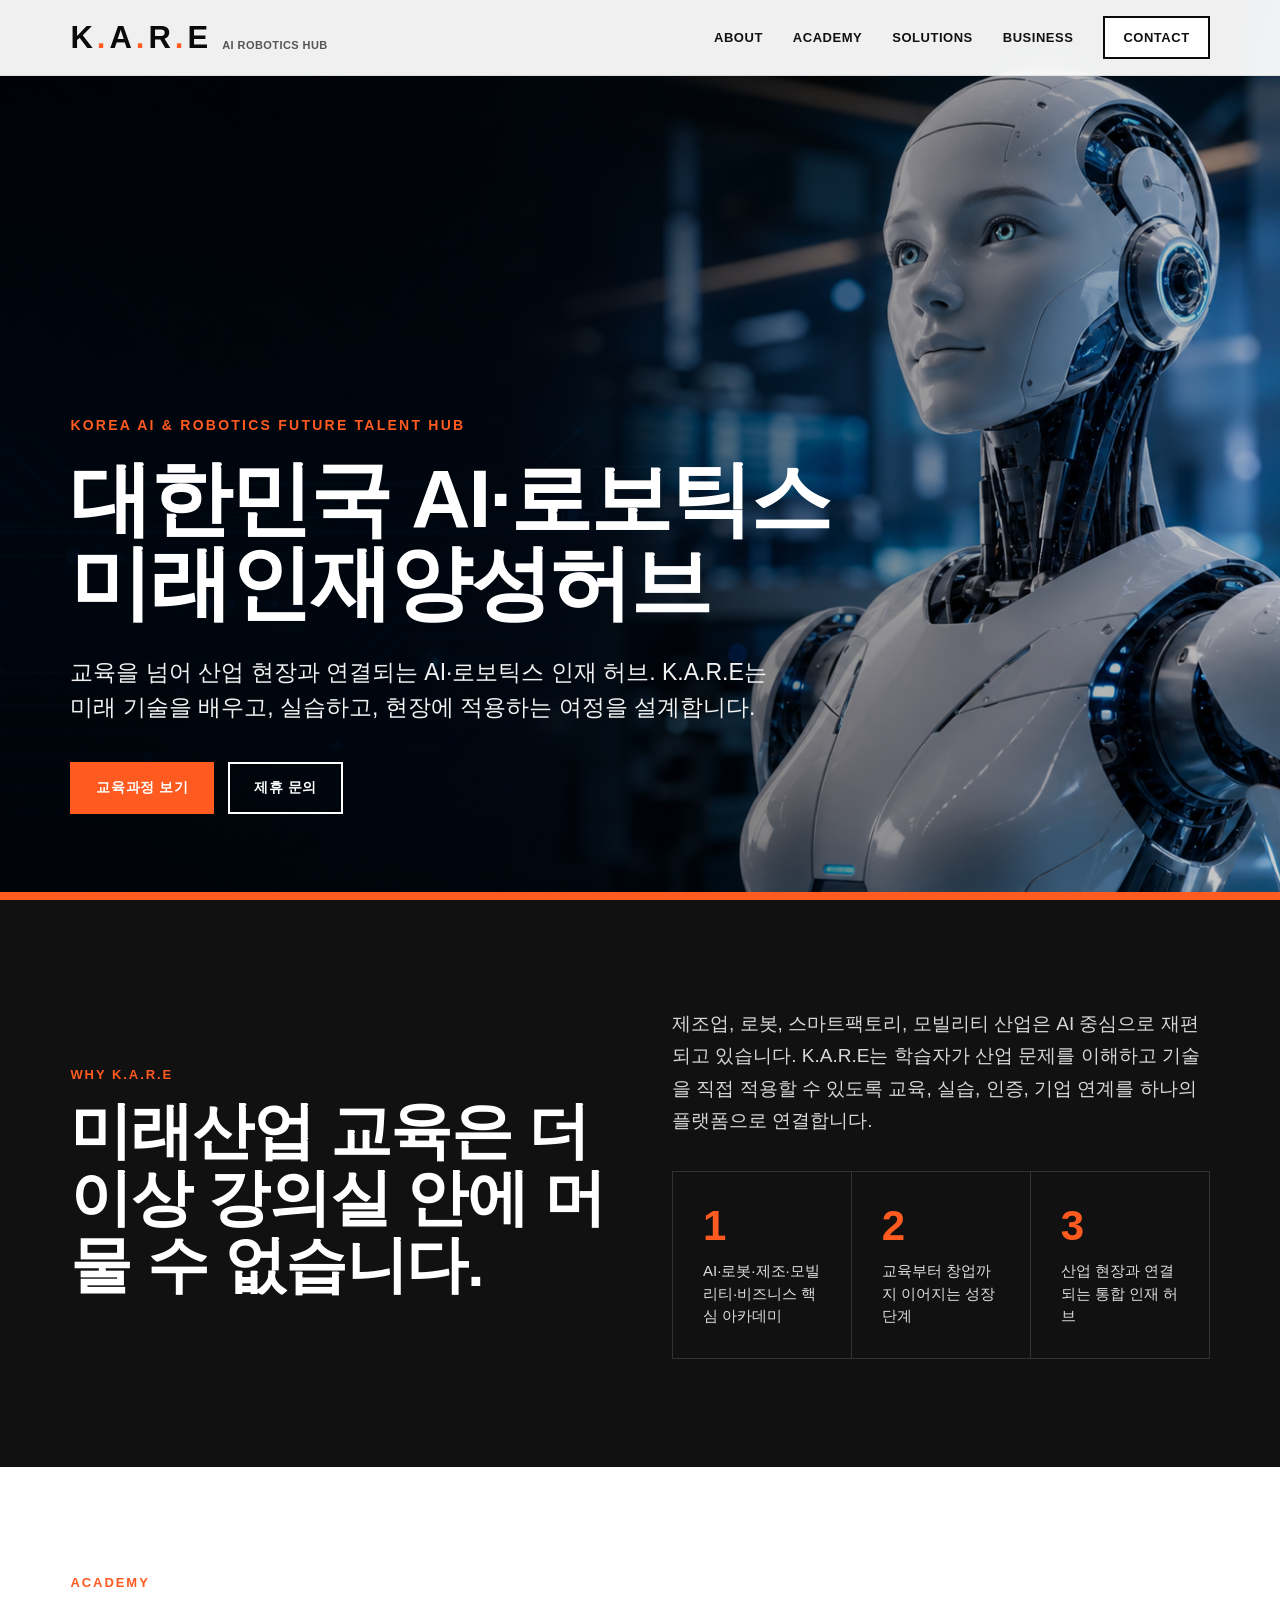
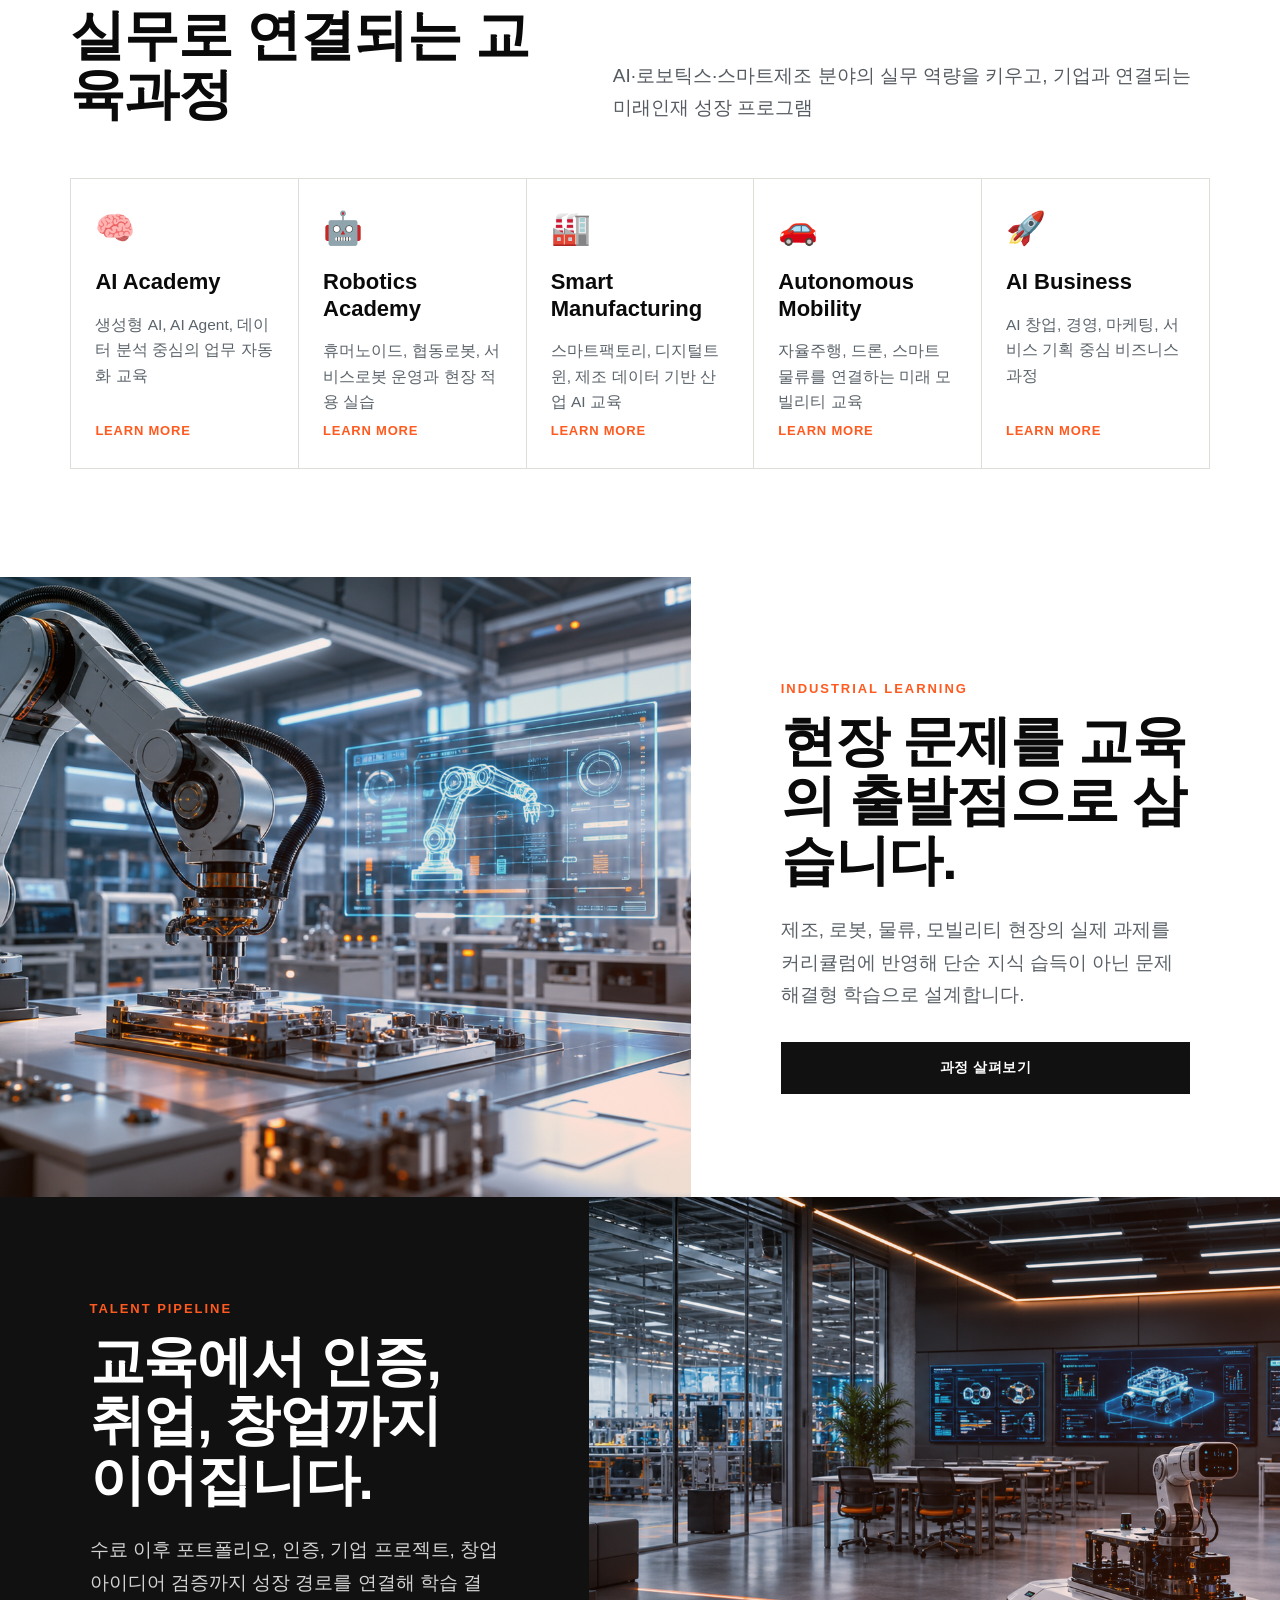
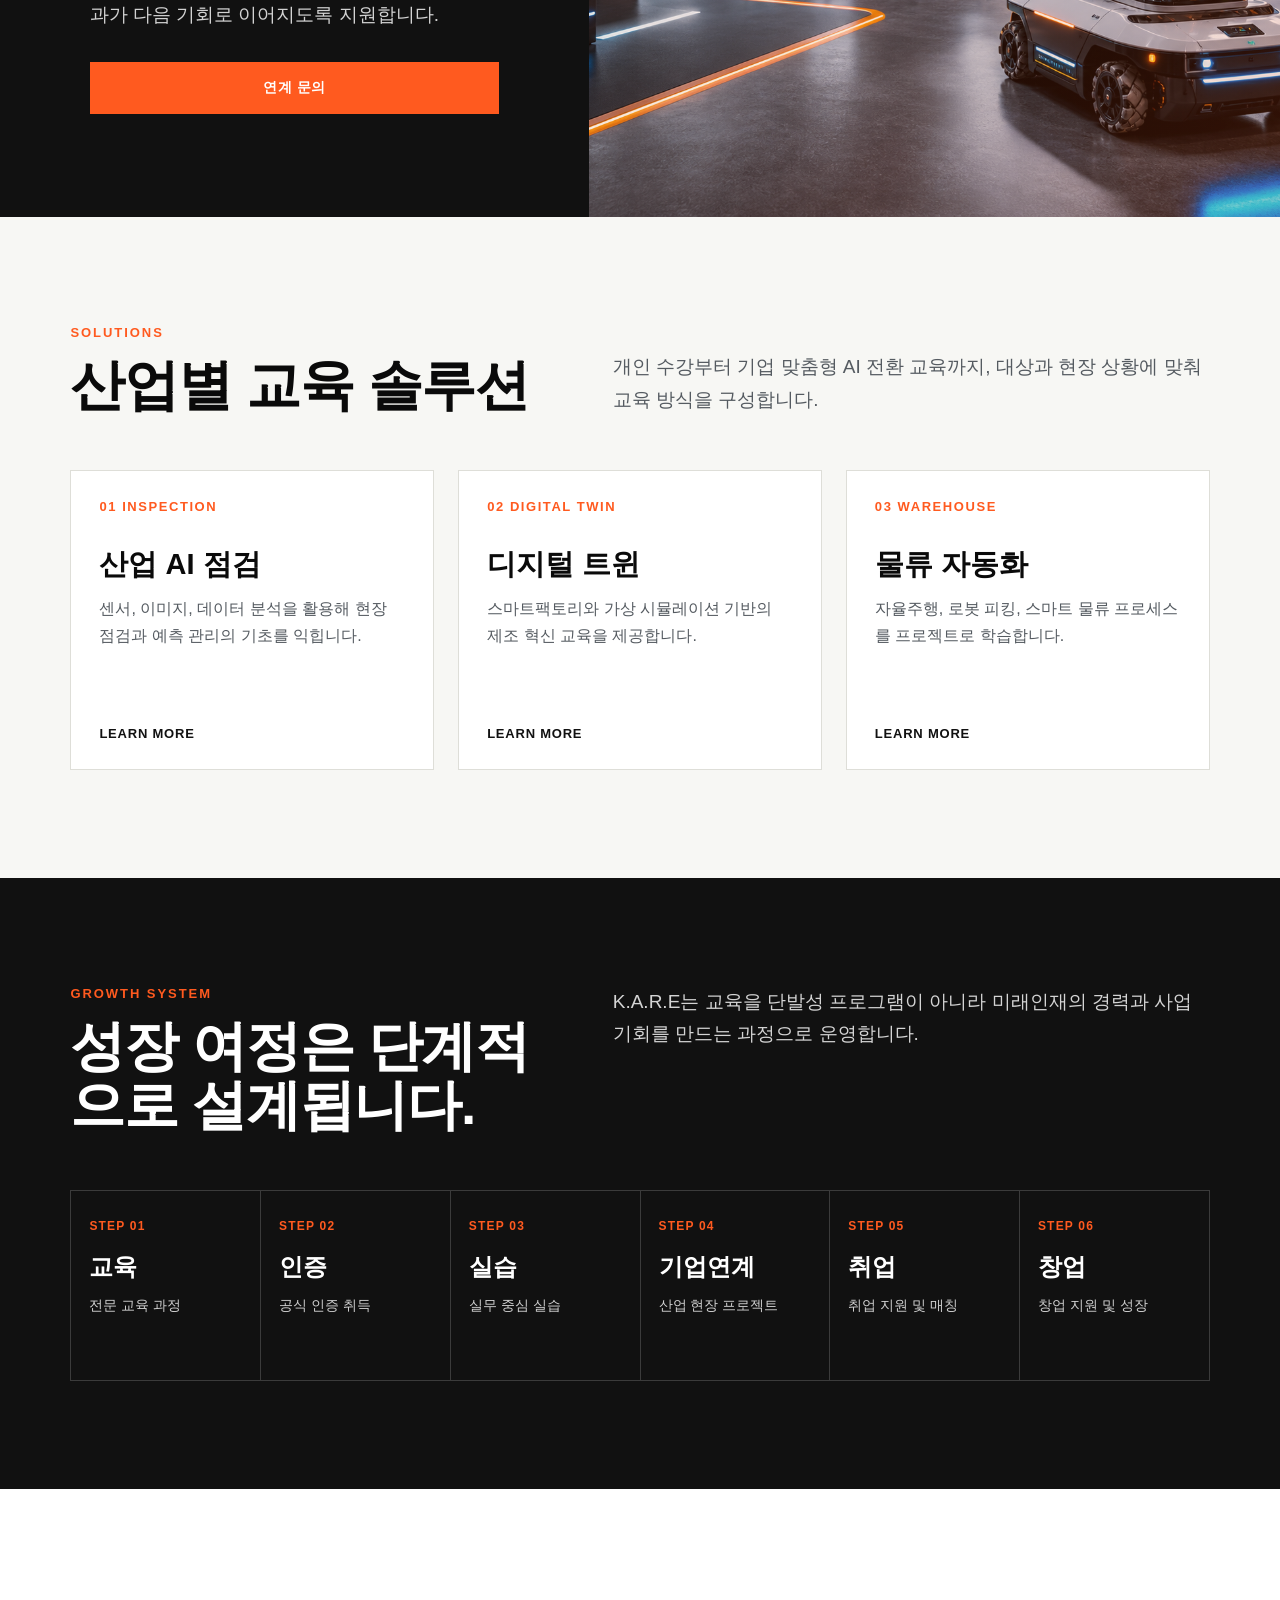
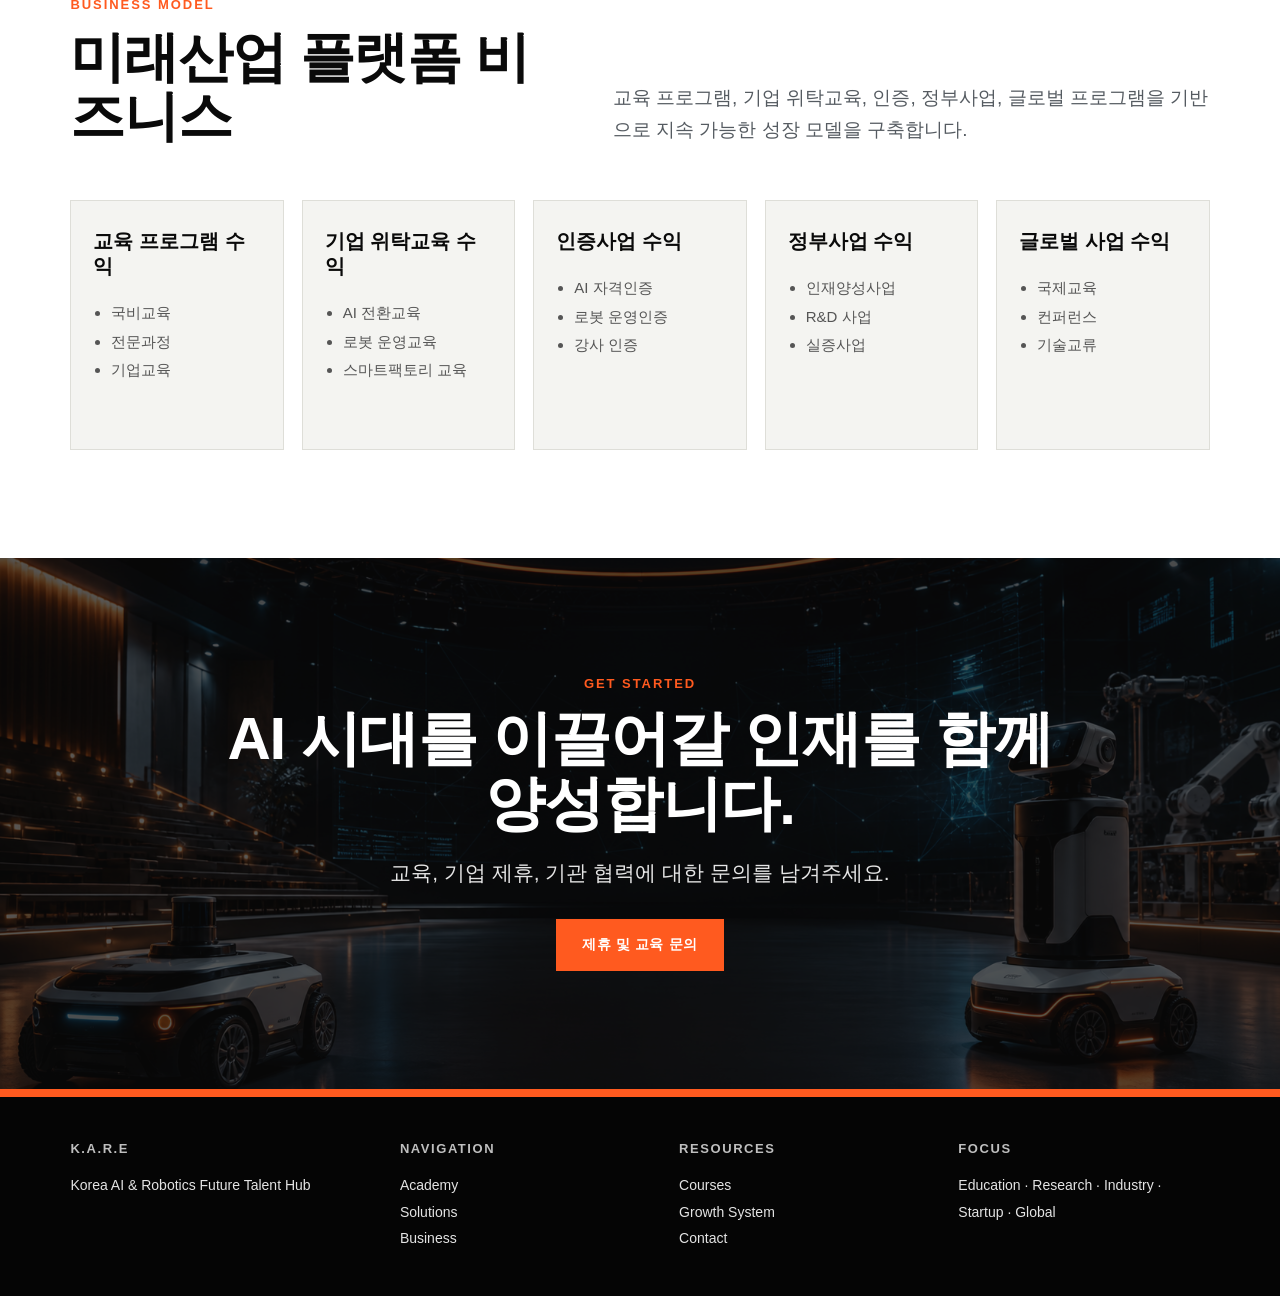
<file: index.html>
<!DOCTYPE html>
<html lang="ko">
<head>
  <meta charset="UTF-8" />
  <meta name="viewport" content="width=device-width, initial-scale=1.0" />
  <title>K.A.R.E | 대한민국 AI·로보틱스 미래인재 허브</title>
  <meta name="description" content="K.A.R.E는 대한민국 AI·로보틱스 미래인재 허브입니다. 교육을 넘어 산업의 미래를 설계합니다." />
  <style>
    :root{
      --ink:#0a0a0a;
      --paper:#ffffff;
      --soft:#f4f4f1;
      --line:#deded8;
      --muted:#555b61;
      --orange:#ff5a1f;
      --orange-dark:#d94812;
      --blue:#006bff;
    }

    *{margin:0;padding:0;box-sizing:border-box;}
    html{scroll-behavior:smooth;}
    body{
      font-family:"Pretendard","Noto Sans KR","Apple SD Gothic Neo",Arial,sans-serif;
      background:var(--paper);
      color:var(--ink);
      overflow-x:hidden;
    }
    a{text-decoration:none;color:inherit;}

    .nav{
      position:fixed;
      top:0;left:0;right:0;
      height:76px;
      padding:0 5.5%;
      display:flex;
      align-items:center;
      justify-content:space-between;
      z-index:1000;
      background:rgba(255,255,255,.94);
      backdrop-filter:blur(14px);
      border-bottom:1px solid rgba(0,0,0,.08);
    }
    .brand{display:flex;align-items:flex-end;gap:10px;font-weight:760;letter-spacing:4px;}
    .brand strong{font-size:31px;line-height:1;}
    .brand strong span{color:var(--orange);}
    .brand small{font-size:11px;letter-spacing:.04em;color:#555;text-transform:uppercase;margin-bottom:2px;}
    .menu{display:flex;gap:30px;align-items:center;}
    .menu a{font-size:13px;font-weight:650;text-transform:uppercase;letter-spacing:.04em;color:#111;transition:.2s;}
    .menu a:hover{color:var(--orange);}
    .menu .cta{padding:12px 18px;border:2px solid var(--ink);border-radius:0;background:#fff;}
    .menu .cta:hover{background:var(--ink);color:#fff;}

    .hero{
      min-height:100vh;
      padding:150px 5.5% 86px;
      display:flex;
      align-items:flex-end;
      position:relative;
      overflow:hidden;
      background:#080808;
      color:#fff;
    }
    .hero:before{
      content:"";
      position:absolute;inset:0;
      background:
        linear-gradient(90deg,rgba(0,0,0,.82) 0%,rgba(0,0,0,.62) 40%,rgba(0,0,0,.18) 100%),
        url("assets/ai-robot-hero.png");
      background-size:cover;
      background-position:center;
      transform:scale(1.02);
    }
    .hero:after{content:"";position:absolute;left:0;right:0;bottom:0;height:8px;background:var(--orange);}
    .hero-content{position:relative;z-index:2;max-width:940px;}
    .eyebrow{font-size:14px;font-weight:700;letter-spacing:.16em;text-transform:uppercase;color:var(--orange);margin-bottom:24px;}
    .hero h1{font-size:82px;line-height:1.02;font-weight:680;letter-spacing:-2px;margin-bottom:30px;}
    .hero p{font-size:23px;line-height:1.55;max-width:720px;color:#f2f2f2;margin-bottom:36px;}
    .hero-buttons{display:flex;gap:14px;flex-wrap:wrap;}
    .btn{display:inline-flex;align-items:center;justify-content:center;min-height:50px;padding:15px 24px;border:2px solid currentColor;font-size:14px;font-weight:720;letter-spacing:.04em;text-transform:uppercase;transition:.2s;}
    .btn.primary{background:var(--orange);border-color:var(--orange);color:#fff;}
    .btn.primary:hover{background:var(--orange-dark);border-color:var(--orange-dark);}
    .btn.ghost{color:#fff;background:transparent;}
    .btn.ghost:hover{background:#fff;color:#111;border-color:#fff;}
    .btn.dark{background:#111;border-color:#111;color:#fff;}
    .btn.dark:hover{background:var(--orange);border-color:var(--orange);}

    section{padding:108px 5.5%;}
    .section-head{display:grid;grid-template-columns:.9fr 1.1fr;gap:54px;align-items:end;margin-bottom:54px;}
    .kicker{font-size:13px;font-weight:700;letter-spacing:.15em;text-transform:uppercase;color:var(--orange);margin-bottom:16px;}
    h2{font-size:55px;line-height:1.08;letter-spacing:-1.2px;font-weight:680;}
    .desc{font-size:19px;line-height:1.7;color:var(--muted);max-width:760px;}

    .statement{background:#111;color:#fff;display:grid;grid-template-columns:1fr 1fr;gap:64px;align-items:center;}
    .statement h2{font-size:62px;}
    .statement .desc{color:#d7d7d7;}
    .metrics{display:grid;grid-template-columns:repeat(3,1fr);gap:1px;background:#333;border:1px solid #333;}
    .metric{background:#111;padding:30px;min-height:150px;}
    .metric strong{display:block;font-size:42px;color:var(--orange);margin-bottom:10px;}
    .metric span{color:#ddd;font-size:15px;line-height:1.5;}

    .academy-grid{display:grid;grid-template-columns:repeat(5,1fr);border-top:1px solid var(--line);border-left:1px solid var(--line);}
    .academy-card{min-height:290px;padding:30px 24px;border-right:1px solid var(--line);border-bottom:1px solid var(--line);background:#fff;display:flex;flex-direction:column;transition:.2s;}
    .academy-card:hover{background:#111;color:#fff;}
    .academy-card .icon{font-size:32px;margin-bottom:22px;}
    .academy-card h3{font-size:22px;line-height:1.2;margin-bottom:16px;}
    .academy-card p{font-size:15.5px;line-height:1.65;color:#5c646b;}
    .academy-card:hover p{color:#ddd;}
    .card-link{margin-top:auto;color:var(--orange);font-size:13px;font-weight:720;text-transform:uppercase;letter-spacing:.06em;}

    .showcase{padding:0;background:var(--soft);}
    .feature{display:grid;grid-template-columns:1.08fr .92fr;min-height:620px;}
    .feature.reverse{grid-template-columns:.92fr 1.08fr;}
    .feature-media{position:relative;min-height:520px;background:#111;overflow:hidden;}
    .feature-media:before{content:"";position:absolute;inset:0;background:url("assets/robotics-lab-showcase.png") center/cover;filter:saturate(.96);}
    .feature.reverse .feature-media:before{background-image:url("assets/robotics-talent-pipeline.png");}
    .feature-media:after{content:"";position:absolute;inset:0;background:linear-gradient(135deg,rgba(0,0,0,.04),rgba(255,90,31,.2));}
    .feature-body{padding:88px 7vw;display:flex;flex-direction:column;justify-content:center;background:#fff;}
    .feature.reverse .feature-body{background:#111;color:#fff;}
    .feature-body h2{margin-bottom:24px;}
    .feature-body p{font-size:19px;line-height:1.72;color:#5b6268;margin-bottom:30px;}
    .feature.reverse .feature-body p{color:#d2d2d2;}

    .solutions{background:#f7f7f4;}
    .solution-grid{display:grid;grid-template-columns:repeat(3,1fr);gap:24px;}
    .solution{background:#fff;min-height:300px;border:1px solid var(--line);padding:28px;display:flex;flex-direction:column;}
    .solution b{font-size:13px;color:var(--orange);letter-spacing:.12em;text-transform:uppercase;margin-bottom:34px;}
    .solution h3{font-size:29px;line-height:1.12;margin-bottom:16px;}
    .solution p{font-size:16px;line-height:1.65;color:var(--muted);}
    .solution a{margin-top:auto;color:#111;font-weight:720;text-transform:uppercase;font-size:13px;letter-spacing:.06em;}

    .process{background:#111;color:#fff;}
    .process .section-head{align-items:start;}
    .process .desc{color:#d4d4d4;}
    .process-wrap{display:grid;grid-template-columns:repeat(6,1fr);border-top:1px solid #3b3b3b;border-left:1px solid #3b3b3b;}
    .step{padding:28px 18px;min-height:190px;border-right:1px solid #3b3b3b;border-bottom:1px solid #3b3b3b;background:#111;}
    .step b{display:block;color:var(--orange);font-size:12px;letter-spacing:.1em;margin-bottom:18px;}
    .step strong{display:block;font-size:24px;margin-bottom:12px;}
    .step span{font-size:14px;line-height:1.55;color:#d0d0d0;}

    .business{background:#fff;}
    .business-grid{display:grid;grid-template-columns:repeat(5,1fr);gap:18px;}
    .business-card{background:#f4f4f1;border:1px solid var(--line);padding:28px 22px;min-height:250px;}
    .business-card h3{font-size:20px;line-height:1.25;margin-bottom:20px;}
    .business-card ul{padding-left:18px;color:#555;line-height:1.9;font-size:15px;}

    .contact{background:#0b0b0b;color:#fff;text-align:center;padding:118px 5.5%;position:relative;overflow:hidden;}
    .contact:before{content:"";position:absolute;inset:0;background:url("assets/robotics-cta-stage.png") center/cover;opacity:.32;filter:grayscale(.08);}
    .contact > div{position:relative;z-index:1;max-width:840px;margin:auto;}
    .contact h2{font-size:60px;margin-bottom:22px;}
    .contact p{font-size:21px;color:#e5e5e5;margin-bottom:32px;}

    footer{padding:44px 5.5%;display:grid;grid-template-columns:1.2fr repeat(3,1fr);gap:28px;background:#050505;color:#fff;border-top:8px solid var(--orange);}
    footer h4{font-size:13px;letter-spacing:.12em;text-transform:uppercase;margin-bottom:16px;color:#bfbfbf;}
    footer a,footer p{display:block;color:#e4e4e4;font-size:14px;line-height:1.9;}

    @media(max-width:1120px){
      .hero h1{font-size:62px;}
      .section-head,.statement,.feature,.feature.reverse{grid-template-columns:1fr;}
      .academy-grid{grid-template-columns:repeat(2,1fr);}
      .solution-grid,.business-grid{grid-template-columns:repeat(2,1fr);}
      .process-wrap{grid-template-columns:repeat(3,1fr);}
      footer{grid-template-columns:1fr 1fr;}
    }
    @media(max-width:760px){
      .nav{height:68px;padding:0 5%;}
      .brand strong{font-size:25px;}
      .brand small,.menu{display:none;}
      .hero{padding:130px 5% 76px;min-height:88vh;}
      .hero h1{font-size:44px;letter-spacing:-1px;}
      .hero p{font-size:18px;}
      section{padding:72px 5%;}
      h2,.statement h2,.contact h2{font-size:36px;letter-spacing:-.4px;}
      .academy-grid,.solution-grid,.business-grid,.metrics,.process-wrap{grid-template-columns:1fr;}
      .feature-media{min-height:320px;}
      .feature-body{padding:64px 5%;}
      footer{grid-template-columns:1fr;}
    }
  </style>
</head>
<body>
  <header class="nav">
    <a class="brand" href="#home" aria-label="K.A.R.E Home">
      <strong>K<span>.</span>A<span>.</span>R<span>.</span>E</strong>
      <small>AI Robotics Hub</small>
    </a>
    <nav class="menu" aria-label="Main navigation">
      <a href="#about">About</a>
      <a href="#academy">Academy</a>
      <a href="#solutions">Solutions</a>
      <a href="#business">Business</a>
      <a href="#contact" class="cta">Contact</a>
    </nav>
  </header>

  <main>
    <section class="hero" id="home">
      <div class="hero-content">
        <div class="eyebrow">Korea AI & Robotics Future Talent Hub</div>
        <h1>대한민국 AI·로보틱스<br>미래인재양성허브</h1>
        <p>교육을 넘어 산업 현장과 연결되는 AI·로보틱스 인재 허브. K.A.R.E는 미래 기술을 배우고, 실습하고, 현장에 적용하는 여정을 설계합니다.</p>
        <div class="hero-buttons">
          <a href="courses.html" class="btn primary">교육과정 보기</a>
          <a href="#contact" class="btn ghost">제휴 문의</a>
        </div>
      </div>
    </section>

    <section class="statement" id="about">
      <div>
        <div class="kicker">Why K.A.R.E</div>
        <h2>미래산업 교육은 더 이상 강의실 안에 머물 수 없습니다.</h2>
      </div>
      <div>
        <p class="desc">제조업, 로봇, 스마트팩토리, 모빌리티 산업은 AI 중심으로 재편되고 있습니다. K.A.R.E는 학습자가 산업 문제를 이해하고 기술을 직접 적용할 수 있도록 교육, 실습, 인증, 기업 연계를 하나의 플랫폼으로 연결합니다.</p>
        <div class="metrics" style="margin-top:34px;">
          <div class="metric"><strong>1</strong><span>AI·로봇·제조·모빌리티·비즈니스 핵심 아카데미</span></div>
          <div class="metric"><strong>2</strong><span>교육부터 창업까지 이어지는 성장 단계</span></div>
          <div class="metric"><strong>3</strong><span>산업 현장과 연결되는 통합 인재 허브</span></div>
        </div>
      </div>
    </section>

    <section id="academy">
      <div class="section-head">
        <div>
          <div class="kicker">Academy</div>
          <h2>실무로 연결되는 교육과정</h2>
        </div>
        <p class="desc">AI·로보틱스·스마트제조 분야의 실무 역량을 키우고, 기업과 연결되는 미래인재 성장 프로그램</p>
      </div>
      <div class="academy-grid">
        <article class="academy-card"><div class="icon">🧠</div><h3>AI Academy</h3><p>생성형 AI, AI Agent, 데이터 분석 중심의 업무 자동화 교육</p><a class="card-link" href="courses.html">Learn More</a></article>
        <article class="academy-card"><div class="icon">🤖</div><h3>Robotics Academy</h3><p>휴머노이드, 협동로봇, 서비스로봇 운영과 현장 적용 실습</p><a class="card-link" href="courses.html">Learn More</a></article>
        <article class="academy-card"><div class="icon">🏭</div><h3>Smart Manufacturing</h3><p>스마트팩토리, 디지털트윈, 제조 데이터 기반 산업 AI 교육</p><a class="card-link" href="courses.html">Learn More</a></article>
        <article class="academy-card"><div class="icon">🚗</div><h3>Autonomous Mobility</h3><p>자율주행, 드론, 스마트 물류를 연결하는 미래 모빌리티 교육</p><a class="card-link" href="courses.html">Learn More</a></article>
        <article class="academy-card"><div class="icon">🚀</div><h3>AI Business</h3><p>AI 창업, 경영, 마케팅, 서비스 기획 중심 비즈니스 과정</p><a class="card-link" href="courses.html">Learn More</a></article>
      </div>
    </section>

    <section class="showcase" id="solutions">
      <article class="feature">
        <div class="feature-media" aria-hidden="true"></div>
        <div class="feature-body">
          <div class="kicker">Industrial Learning</div>
          <h2>현장 문제를 교육의 출발점으로 삼습니다.</h2>
          <p>제조, 로봇, 물류, 모빌리티 현장의 실제 과제를 커리큘럼에 반영해 단순 지식 습득이 아닌 문제 해결형 학습으로 설계합니다.</p>
          <a href="courses.html" class="btn dark">과정 살펴보기</a>
        </div>
      </article>
      <article class="feature reverse">
        <div class="feature-body">
          <div class="kicker">Talent Pipeline</div>
          <h2>교육에서 인증, 취업, 창업까지 이어집니다.</h2>
          <p>수료 이후 포트폴리오, 인증, 기업 프로젝트, 창업 아이디어 검증까지 성장 경로를 연결해 학습 결과가 다음 기회로 이어지도록 지원합니다.</p>
          <a href="#contact" class="btn primary">연계 문의</a>
        </div>
        <div class="feature-media" aria-hidden="true"></div>
      </article>
    </section>

    <section class="solutions">
      <div class="section-head">
        <div>
          <div class="kicker">Solutions</div>
          <h2>산업별 교육 솔루션</h2>
        </div>
        <p class="desc">개인 수강부터 기업 맞춤형 AI 전환 교육까지, 대상과 현장 상황에 맞춰 교육 방식을 구성합니다.</p>
      </div>
      <div class="solution-grid">
        <article class="solution"><b>01 Inspection</b><h3>산업 AI 점검</h3><p>센서, 이미지, 데이터 분석을 활용해 현장 점검과 예측 관리의 기초를 익힙니다.</p><a href="courses.html">Learn More</a></article>
        <article class="solution"><b>02 Digital Twin</b><h3>디지털 트윈</h3><p>스마트팩토리와 가상 시뮬레이션 기반의 제조 혁신 교육을 제공합니다.</p><a href="courses.html">Learn More</a></article>
        <article class="solution"><b>03 Warehouse</b><h3>물류 자동화</h3><p>자율주행, 로봇 피킹, 스마트 물류 프로세스를 프로젝트로 학습합니다.</p><a href="courses.html">Learn More</a></article>
      </div>
    </section>

    <section class="process" id="ecosystem">
      <div class="section-head">
        <div>
          <div class="kicker">Growth System</div>
          <h2>성장 여정은 단계적으로 설계됩니다.</h2>
        </div>
        <p class="desc">K.A.R.E는 교육을 단발성 프로그램이 아니라 미래인재의 경력과 사업 기회를 만드는 과정으로 운영합니다.</p>
      </div>
      <div class="process-wrap">
        <div class="step"><b>STEP 01</b><strong>교육</strong><span>전문 교육 과정</span></div>
        <div class="step"><b>STEP 02</b><strong>인증</strong><span>공식 인증 취득</span></div>
        <div class="step"><b>STEP 03</b><strong>실습</strong><span>실무 중심 실습</span></div>
        <div class="step"><b>STEP 04</b><strong>기업연계</strong><span>산업 현장 프로젝트</span></div>
        <div class="step"><b>STEP 05</b><strong>취업</strong><span>취업 지원 및 매칭</span></div>
        <div class="step"><b>STEP 06</b><strong>창업</strong><span>창업 지원 및 성장</span></div>
      </div>
    </section>

    <section class="business" id="business">
      <div class="section-head">
        <div>
          <div class="kicker">Business Model</div>
          <h2>미래산업 플랫폼 비즈니스</h2>
        </div>
        <p class="desc">교육 프로그램, 기업 위탁교육, 인증, 정부사업, 글로벌 프로그램을 기반으로 지속 가능한 성장 모델을 구축합니다.</p>
      </div>
      <div class="business-grid">
        <div class="business-card"><h3>교육 프로그램 수익</h3><ul><li>국비교육</li><li>전문과정</li><li>기업교육</li></ul></div>
        <div class="business-card"><h3>기업 위탁교육 수익</h3><ul><li>AI 전환교육</li><li>로봇 운영교육</li><li>스마트팩토리 교육</li></ul></div>
        <div class="business-card"><h3>인증사업 수익</h3><ul><li>AI 자격인증</li><li>로봇 운영인증</li><li>강사 인증</li></ul></div>
        <div class="business-card"><h3>정부사업 수익</h3><ul><li>인재양성사업</li><li>R&D 사업</li><li>실증사업</li></ul></div>
        <div class="business-card"><h3>글로벌 사업 수익</h3><ul><li>국제교육</li><li>컨퍼런스</li><li>기술교류</li></ul></div>
      </div>
    </section>

    <section class="contact" id="contact">
      <div>
        <div class="kicker">Get Started</div>
        <h2>AI 시대를 이끌어갈 인재를 함께 양성합니다.</h2>
        <p>교육, 기업 제휴, 기관 협력에 대한 문의를 남겨주세요.</p>
        <a href="mailto:contact@karehub.kr" class="btn primary">제휴 및 교육 문의</a>
      </div>
    </section>
  </main>

  <footer>
    <div><h4>K.A.R.E</h4><p>Korea AI & Robotics Future Talent Hub</p></div>
    <div><h4>Navigation</h4><a href="#academy">Academy</a><a href="#solutions">Solutions</a><a href="#business">Business</a></div>
    <div><h4>Resources</h4><a href="courses.html">Courses</a><a href="#ecosystem">Growth System</a><a href="#contact">Contact</a></div>
    <div><h4>Focus</h4><p>Education · Research · Industry · Startup · Global</p></div>
  </footer>
</body>
</html>
</file>
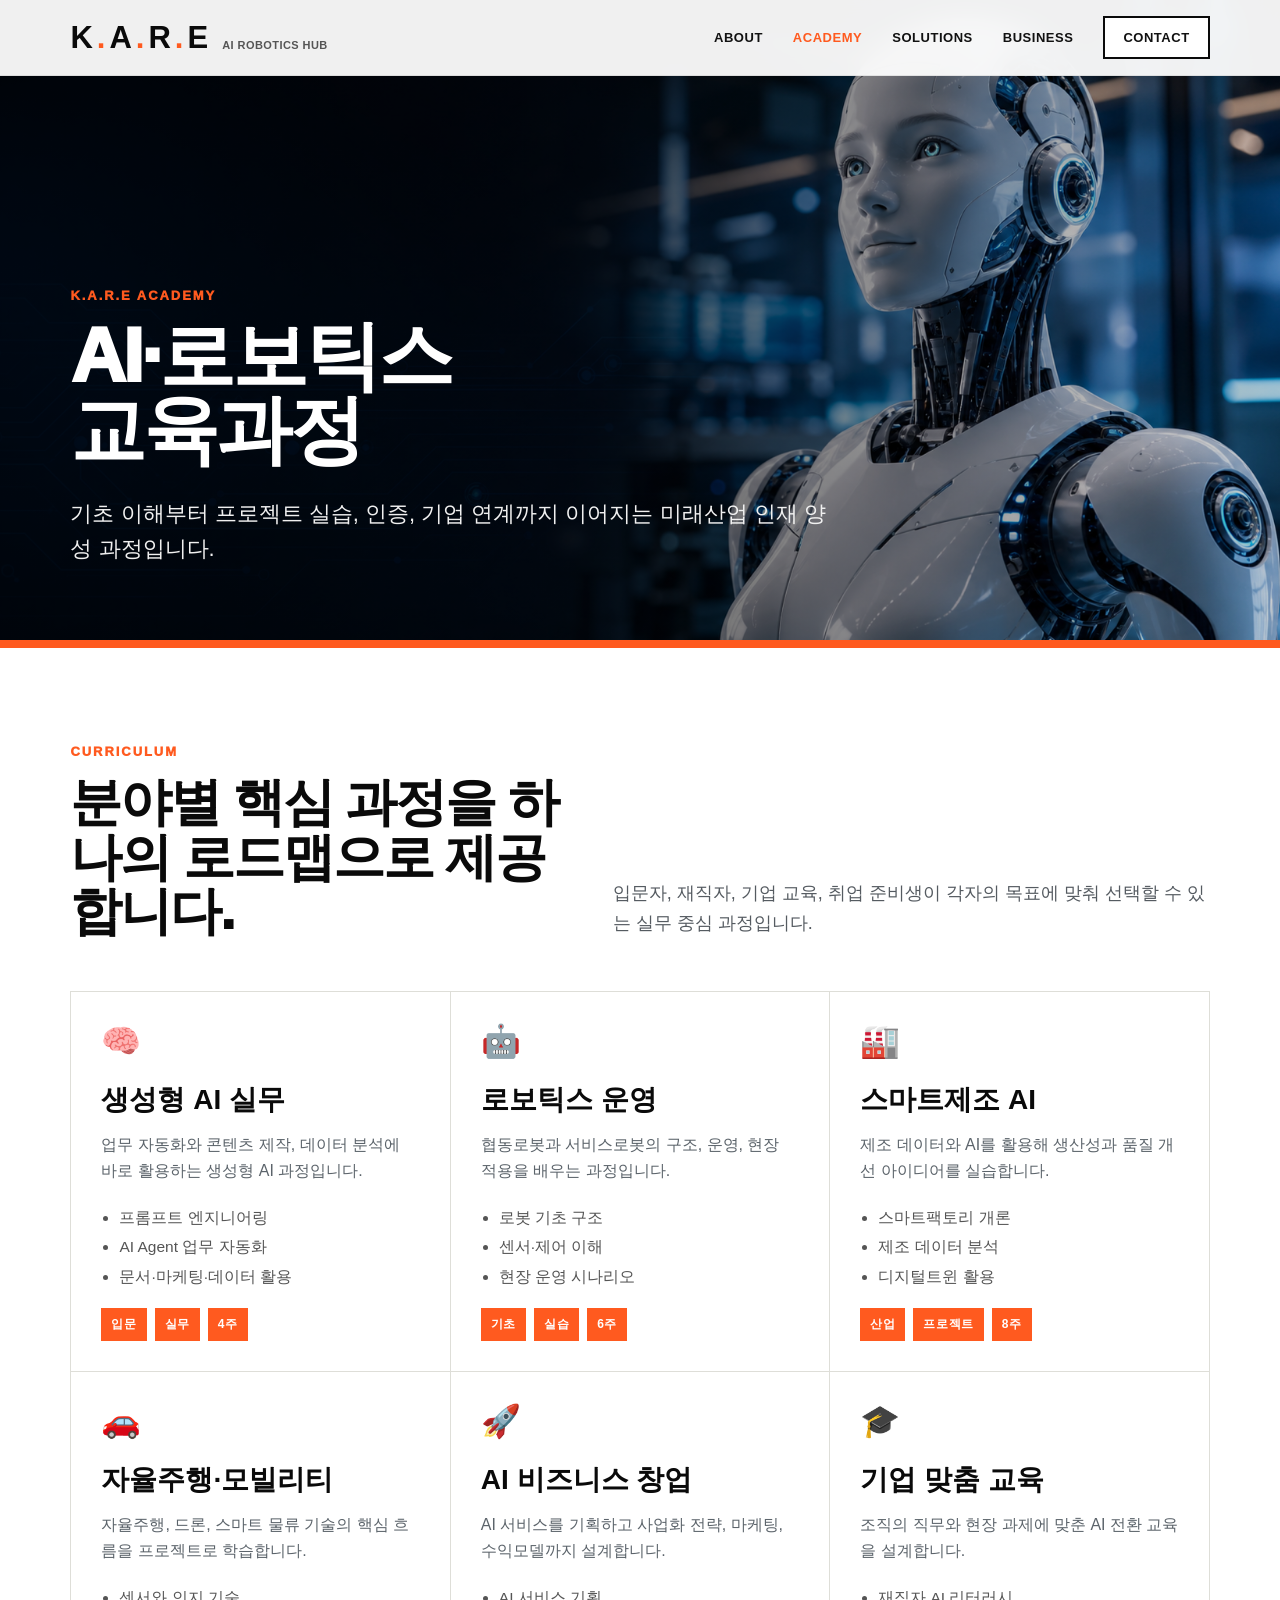
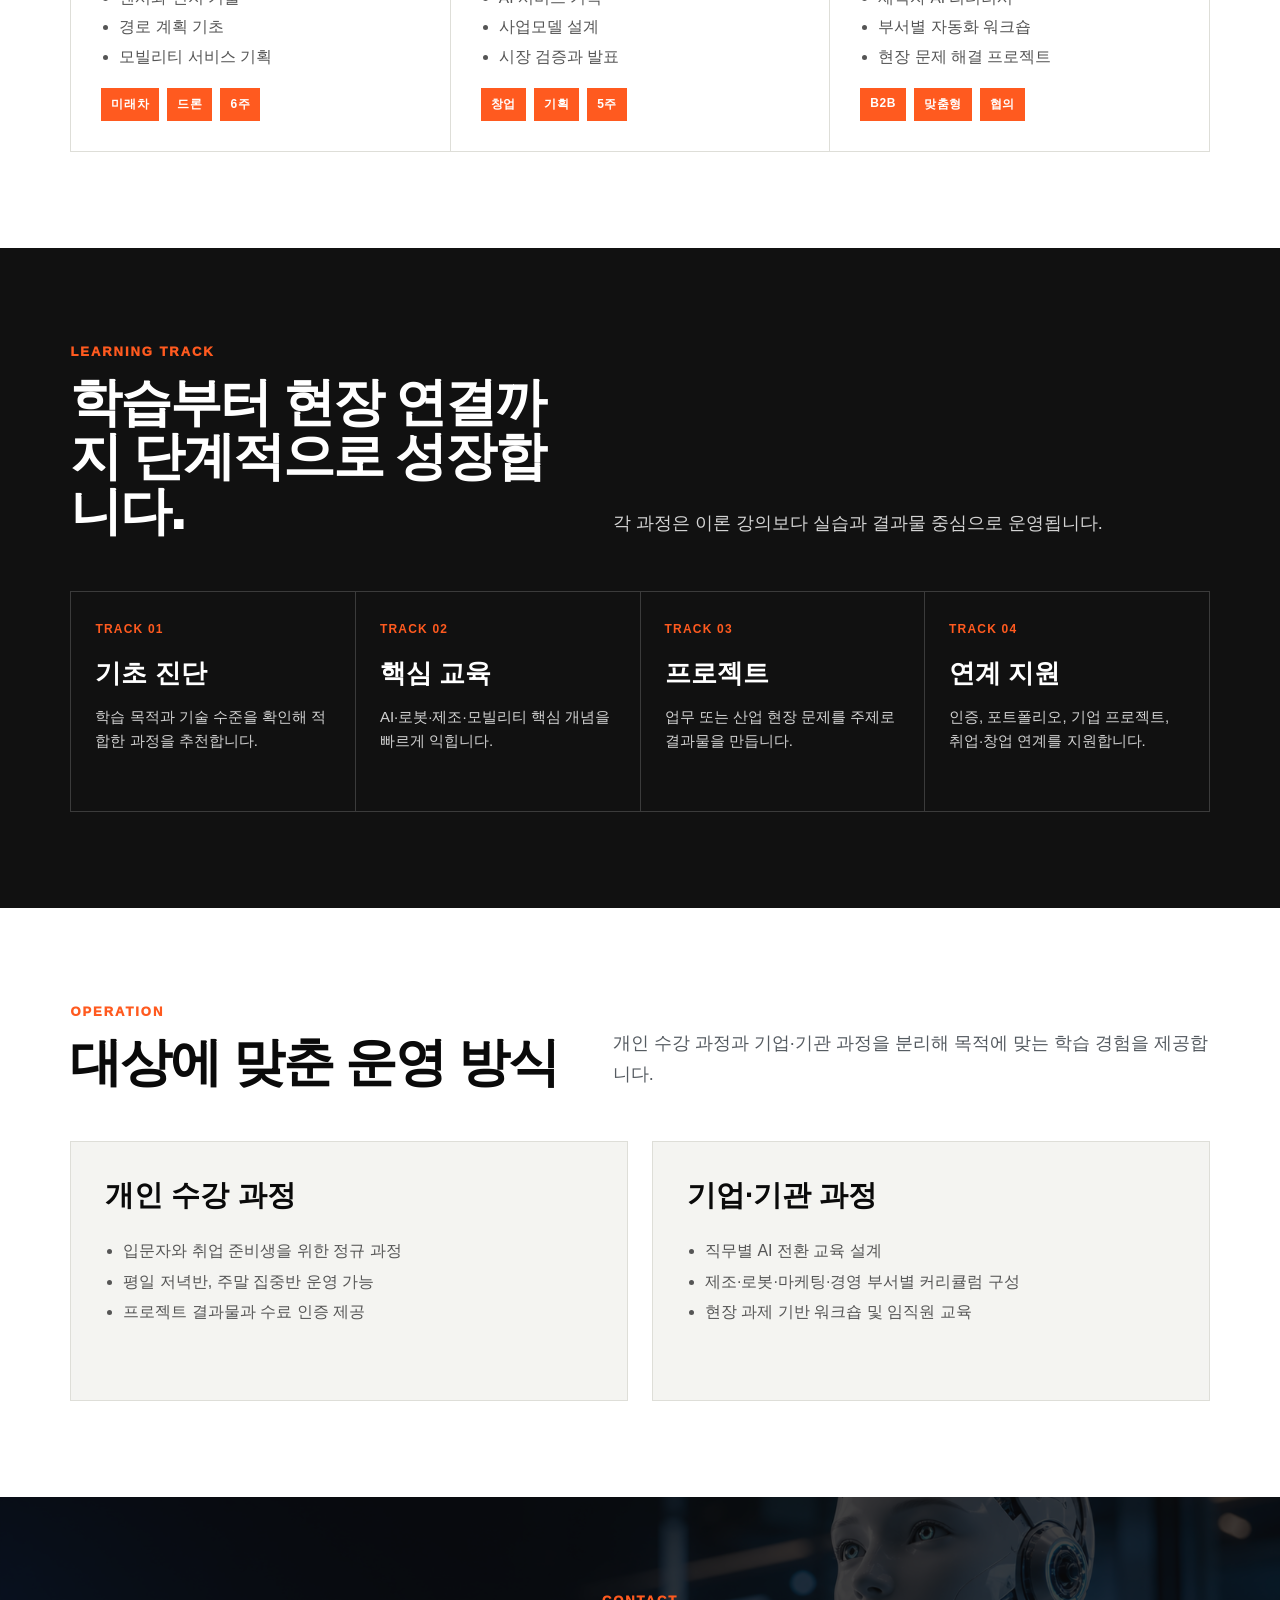
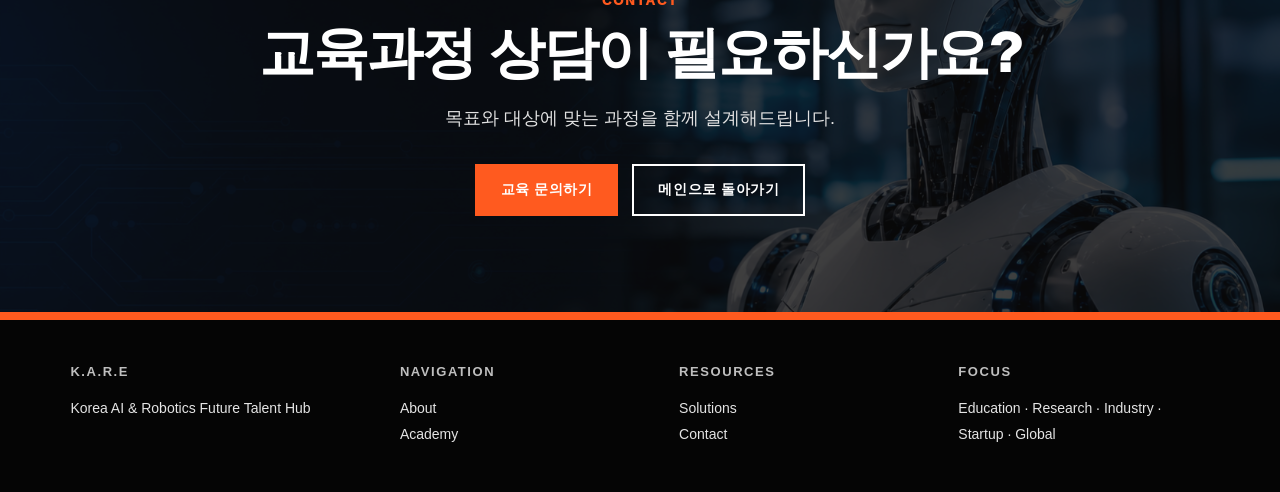
<file: courses.html>
<!DOCTYPE html>
<html lang="ko">
<head>
  <meta charset="UTF-8" />
  <meta name="viewport" content="width=device-width, initial-scale=1.0" />
  <title>교육과정 | K.A.R.E</title>
  <meta name="description" content="K.A.R.E AI·로보틱스 교육과정 안내. 생성형 AI, 로보틱스, 스마트제조, 자율주행, AI 비즈니스 과정을 제공합니다." />
  <style>
    :root{--ink:#0a0a0a;--paper:#fff;--soft:#f4f4f1;--line:#deded8;--muted:#555b61;--orange:#ff5a1f;--orange-dark:#d94812;}
    *{margin:0;padding:0;box-sizing:border-box;} html{scroll-behavior:smooth;} body{font-family:"Pretendard","Noto Sans KR","Apple SD Gothic Neo",Arial,sans-serif;background:var(--paper);color:var(--ink);overflow-x:hidden;} a{text-decoration:none;color:inherit;}
    .nav{position:fixed;top:0;left:0;right:0;height:76px;padding:0 5.5%;display:flex;align-items:center;justify-content:space-between;z-index:1000;background:rgba(255,255,255,.94);backdrop-filter:blur(14px);border-bottom:1px solid rgba(0,0,0,.08);} .brand{display:flex;align-items:flex-end;gap:10px;font-weight:900;letter-spacing:4px;} .brand strong{font-size:31px;line-height:1;} .brand strong span{color:var(--orange);} .brand small{font-size:11px;letter-spacing:.04em;color:#555;text-transform:uppercase;margin-bottom:2px;} .menu{display:flex;gap:30px;align-items:center;} .menu a{font-size:13px;font-weight:800;text-transform:uppercase;letter-spacing:.04em;color:#111;transition:.2s;} .menu a:hover,.menu a.active{color:var(--orange);} .menu .cta{padding:12px 18px;border:2px solid var(--ink);background:#fff;} .menu .cta:hover{background:#111;color:#fff;}
    .sub-hero{min-height:72vh;padding:150px 5.5% 82px;display:flex;align-items:flex-end;position:relative;overflow:hidden;background:#080808;color:#fff;} .sub-hero:before{content:"";position:absolute;inset:0;background:linear-gradient(90deg,rgba(0,0,0,.84),rgba(0,0,0,.58),rgba(0,0,0,.16)),url("assets/ai-robot-hero.png") center/cover;transform:scale(1.02);} .sub-hero:after{content:"";position:absolute;left:0;right:0;bottom:0;height:8px;background:var(--orange);} .hero-inner{position:relative;z-index:1;max-width:920px;} .kicker{font-size:13px;font-weight:950;letter-spacing:.15em;text-transform:uppercase;color:var(--orange);margin-bottom:16px;} h1{font-size:76px;line-height:.98;font-weight:950;letter-spacing:-3px;margin-bottom:28px;} .lead{font-size:22px;line-height:1.6;color:#f0f0f0;max-width:760px;}
    section{padding:96px 5.5%;} .section-head{display:grid;grid-template-columns:.9fr 1.1fr;gap:54px;align-items:end;margin-bottom:52px;} h2{font-size:52px;line-height:1.05;letter-spacing:-2px;font-weight:950;} .desc{font-size:18px;line-height:1.7;color:var(--muted);max-width:760px;}
    .course-grid{display:grid;grid-template-columns:repeat(3,1fr);border-top:1px solid var(--line);border-left:1px solid var(--line);} .course-card{min-height:380px;padding:30px;border-right:1px solid var(--line);border-bottom:1px solid var(--line);background:#fff;display:flex;flex-direction:column;transition:.2s;} .course-card:hover{background:#111;color:#fff;} .course-card .icon{font-size:32px;margin-bottom:24px;} .course-card h3{font-size:28px;line-height:1.15;margin-bottom:16px;} .course-card p{font-size:16px;line-height:1.65;color:#5c646b;margin-bottom:18px;} .course-card:hover p{color:#ddd;} .course-card ul{padding-left:18px;line-height:1.9;font-size:15.5px;color:#555;} .course-card:hover ul{color:#ddd;} .tag-row{display:flex;gap:8px;flex-wrap:wrap;margin-top:auto;} .tag{font-size:12px;color:#fff;background:var(--orange);padding:8px 10px;font-weight:900;text-transform:uppercase;letter-spacing:.05em;}
    .track-section{background:#111;color:#fff;} .track-section .desc{color:#d4d4d4;} .track-list{display:grid;grid-template-columns:repeat(4,1fr);border-top:1px solid #3b3b3b;border-left:1px solid #3b3b3b;} .track{padding:30px 24px;min-height:220px;border-right:1px solid #3b3b3b;border-bottom:1px solid #3b3b3b;} .track b{display:block;color:var(--orange);font-size:12px;letter-spacing:.1em;margin-bottom:20px;} .track strong{display:block;font-size:26px;margin-bottom:14px;} .track span{color:#d2d2d2;line-height:1.6;font-size:15px;}
    .schedule{display:grid;grid-template-columns:1fr 1fr;gap:24px;} .panel{border:1px solid var(--line);background:var(--soft);padding:34px;min-height:260px;} .panel h3{font-size:29px;margin-bottom:20px;} .panel li{margin-left:18px;color:#555;line-height:1.9;}
    .cta-band{background:#0b0b0b;color:#fff;text-align:center;position:relative;overflow:hidden;} .cta-band:before{content:"";position:absolute;inset:0;background:url("assets/ai-robot-hero.png") center/cover;opacity:.22;} .cta-band > div{position:relative;z-index:1;max-width:860px;margin:auto;} .cta-band h2{font-size:56px;margin-bottom:20px;} .cta-band .desc{color:#e2e2e2;margin:auto;} .buttons{display:flex;justify-content:center;gap:14px;flex-wrap:wrap;margin-top:30px;} .btn{display:inline-flex;align-items:center;justify-content:center;min-height:50px;padding:15px 24px;border:2px solid currentColor;font-size:14px;font-weight:900;letter-spacing:.04em;text-transform:uppercase;transition:.2s;} .btn.primary{background:var(--orange);border-color:var(--orange);color:#fff;} .btn.primary:hover{background:var(--orange-dark);border-color:var(--orange-dark);} .btn.ghost{color:#fff;background:transparent;} .btn.ghost:hover{background:#fff;color:#111;border-color:#fff;}
    footer{padding:44px 5.5%;display:grid;grid-template-columns:1.2fr repeat(3,1fr);gap:28px;background:#050505;color:#fff;border-top:8px solid var(--orange);} footer h4{font-size:13px;letter-spacing:.12em;text-transform:uppercase;margin-bottom:16px;color:#bfbfbf;} footer a,footer p{display:block;color:#e4e4e4;font-size:14px;line-height:1.9;}
    @media(max-width:1120px){h1{font-size:58px;}.section-head{grid-template-columns:1fr;}.course-grid{grid-template-columns:repeat(2,1fr);}.track-list,.schedule{grid-template-columns:1fr 1fr;} footer{grid-template-columns:1fr 1fr;}}
    @media(max-width:760px){.nav{height:68px;padding:0 5%;}.brand strong{font-size:25px;}.brand small,.menu{display:none;}.sub-hero{padding:130px 5% 72px;min-height:78vh;} h1{font-size:42px;letter-spacing:-1px;}.lead{font-size:18px;} section{padding:72px 5%;} h2,.cta-band h2{font-size:36px;letter-spacing:-1px;}.course-grid,.track-list,.schedule{grid-template-columns:1fr;} footer{grid-template-columns:1fr;}}
  </style>
</head>
<body>
  <header class="nav">
    <a class="brand" href="index.html#home" aria-label="K.A.R.E Home"><strong>K<span>.</span>A<span>.</span>R<span>.</span>E</strong><small>AI Robotics Hub</small></a>
    <nav class="menu" aria-label="Main navigation"><a href="index.html#about">About</a><a href="courses.html" class="active">Academy</a><a href="index.html#solutions">Solutions</a><a href="index.html#business">Business</a><a href="index.html#contact" class="cta">Contact</a></nav>
  </header>

  <main>
    <section class="sub-hero">
      <div class="hero-inner"><div class="kicker">K.A.R.E Academy</div><h1>AI·로보틱스<br>교육과정</h1><p class="lead">기초 이해부터 프로젝트 실습, 인증, 기업 연계까지 이어지는 미래산업 인재 양성 과정입니다.</p></div>
    </section>

    <section id="courses">
      <div class="section-head"><div><div class="kicker">Curriculum</div><h2>분야별 핵심 과정을 하나의 로드맵으로 제공합니다.</h2></div><p class="desc">입문자, 재직자, 기업 교육, 취업 준비생이 각자의 목표에 맞춰 선택할 수 있는 실무 중심 과정입니다.</p></div>
      <div class="course-grid">
        <article class="course-card"><div class="icon">🧠</div><h3>생성형 AI 실무</h3><p>업무 자동화와 콘텐츠 제작, 데이터 분석에 바로 활용하는 생성형 AI 과정입니다.</p><ul><li>프롬프트 엔지니어링</li><li>AI Agent 업무 자동화</li><li>문서·마케팅·데이터 활용</li></ul><div class="tag-row"><span class="tag">입문</span><span class="tag">실무</span><span class="tag">4주</span></div></article>
        <article class="course-card"><div class="icon">🤖</div><h3>로보틱스 운영</h3><p>협동로봇과 서비스로봇의 구조, 운영, 현장 적용을 배우는 과정입니다.</p><ul><li>로봇 기초 구조</li><li>센서·제어 이해</li><li>현장 운영 시나리오</li></ul><div class="tag-row"><span class="tag">기초</span><span class="tag">실습</span><span class="tag">6주</span></div></article>
        <article class="course-card"><div class="icon">🏭</div><h3>스마트제조 AI</h3><p>제조 데이터와 AI를 활용해 생산성과 품질 개선 아이디어를 실습합니다.</p><ul><li>스마트팩토리 개론</li><li>제조 데이터 분석</li><li>디지털트윈 활용</li></ul><div class="tag-row"><span class="tag">산업</span><span class="tag">프로젝트</span><span class="tag">8주</span></div></article>
        <article class="course-card"><div class="icon">🚗</div><h3>자율주행·모빌리티</h3><p>자율주행, 드론, 스마트 물류 기술의 핵심 흐름을 프로젝트로 학습합니다.</p><ul><li>센서와 인지 기술</li><li>경로 계획 기초</li><li>모빌리티 서비스 기획</li></ul><div class="tag-row"><span class="tag">미래차</span><span class="tag">드론</span><span class="tag">6주</span></div></article>
        <article class="course-card"><div class="icon">🚀</div><h3>AI 비즈니스 창업</h3><p>AI 서비스를 기획하고 사업화 전략, 마케팅, 수익모델까지 설계합니다.</p><ul><li>AI 서비스 기획</li><li>사업모델 설계</li><li>시장 검증과 발표</li></ul><div class="tag-row"><span class="tag">창업</span><span class="tag">기획</span><span class="tag">5주</span></div></article>
        <article class="course-card"><div class="icon">🎓</div><h3>기업 맞춤 교육</h3><p>조직의 직무와 현장 과제에 맞춘 AI 전환 교육을 설계합니다.</p><ul><li>재직자 AI 리터러시</li><li>부서별 자동화 워크숍</li><li>현장 문제 해결 프로젝트</li></ul><div class="tag-row"><span class="tag">B2B</span><span class="tag">맞춤형</span><span class="tag">협의</span></div></article>
      </div>
    </section>

    <section class="track-section">
      <div class="section-head"><div><div class="kicker">Learning Track</div><h2>학습부터 현장 연결까지 단계적으로 성장합니다.</h2></div><p class="desc">각 과정은 이론 강의보다 실습과 결과물 중심으로 운영됩니다.</p></div>
      <div class="track-list"><div class="track"><b>TRACK 01</b><strong>기초 진단</strong><span>학습 목적과 기술 수준을 확인해 적합한 과정을 추천합니다.</span></div><div class="track"><b>TRACK 02</b><strong>핵심 교육</strong><span>AI·로봇·제조·모빌리티 핵심 개념을 빠르게 익힙니다.</span></div><div class="track"><b>TRACK 03</b><strong>프로젝트</strong><span>업무 또는 산업 현장 문제를 주제로 결과물을 만듭니다.</span></div><div class="track"><b>TRACK 04</b><strong>연계 지원</strong><span>인증, 포트폴리오, 기업 프로젝트, 취업·창업 연계를 지원합니다.</span></div></div>
    </section>

    <section><div class="section-head"><div><div class="kicker">Operation</div><h2>대상에 맞춘 운영 방식</h2></div><p class="desc">개인 수강 과정과 기업·기관 과정을 분리해 목적에 맞는 학습 경험을 제공합니다.</p></div><div class="schedule"><div class="panel"><h3>개인 수강 과정</h3><ul><li>입문자와 취업 준비생을 위한 정규 과정</li><li>평일 저녁반, 주말 집중반 운영 가능</li><li>프로젝트 결과물과 수료 인증 제공</li></ul></div><div class="panel"><h3>기업·기관 과정</h3><ul><li>직무별 AI 전환 교육 설계</li><li>제조·로봇·마케팅·경영 부서별 커리큘럼 구성</li><li>현장 과제 기반 워크숍 및 임직원 교육</li></ul></div></div></section>

    <section class="cta-band"><div><div class="kicker">Contact</div><h2>교육과정 상담이 필요하신가요?</h2><p class="desc">목표와 대상에 맞는 과정을 함께 설계해드립니다.</p><div class="buttons"><a href="mailto:contact@karehub.kr" class="btn primary">교육 문의하기</a><a href="index.html" class="btn ghost">메인으로 돌아가기</a></div></div></section>
  </main>

  <footer><div><h4>K.A.R.E</h4><p>Korea AI & Robotics Future Talent Hub</p></div><div><h4>Navigation</h4><a href="index.html#about">About</a><a href="courses.html">Academy</a></div><div><h4>Resources</h4><a href="index.html#solutions">Solutions</a><a href="index.html#contact">Contact</a></div><div><h4>Focus</h4><p>Education · Research · Industry · Startup · Global</p></div></footer>
</body>
</html>
</file>
